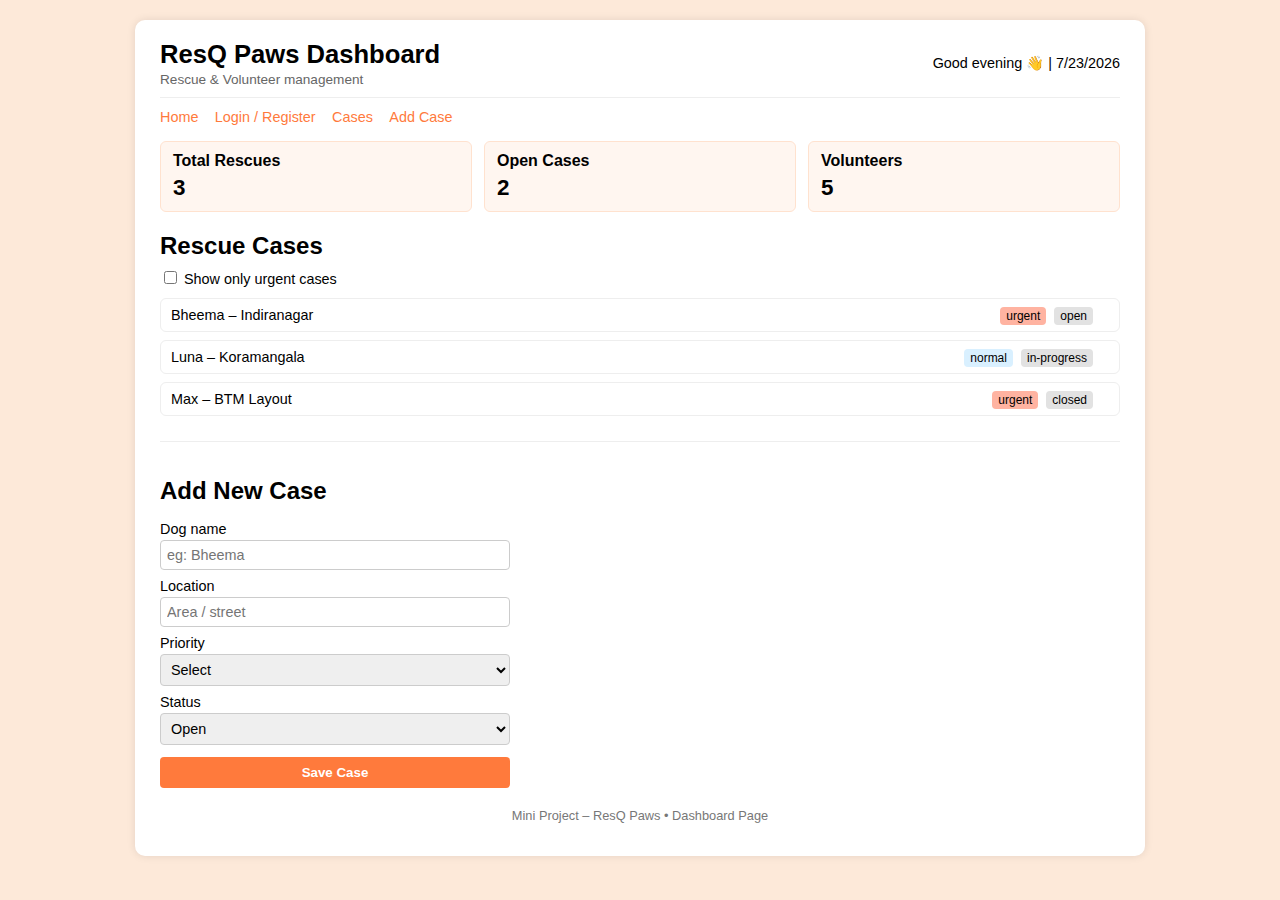
<file: dashboard.html>
<!DOCTYPE html>
<html lang="en">
<head>
    <meta charset="UTF-8">
    <title>ResQ Paws – Dashboard</title>
    <link rel="stylesheet" href="dashboard.css">
</head>
<body>

<div class="page">

    <header class="topbar">
        <div>
            <h1>ResQ Paws Dashboard</h1>
            <p class="small-text">Rescue & Volunteer management</p>
        </div>
        <div id="greeting" class="greeting">
            <!-- Filled by JavaScript -->
        </div>
    </header>

    <nav class="nav">
        <a href="../index.html">Home</a>
        <a href="../login/login.html">Login / Register</a>
        <a href="#cases">Cases</a>
        <a href="#add-case">Add Case</a>
    </nav>

    <main class="main">

        <!-- Simple stats cards -->
        <section class="stats">
            <div class="card">
                <h3>Total Rescues</h3>
                <p id="totalRescues">0</p>
            </div>
            <div class="card">
                <h3>Open Cases</h3>
                <p id="openCases">0</p>
            </div>
            <div class="card">
                <h3>Volunteers</h3>
                <p id="volunteers">5</p>
            </div>
        </section>

        <!-- List of cases -->
        <section id="cases" class="cases-section">
            <h2>Rescue Cases</h2>

            <label class="filter">
                <input type="checkbox" id="urgentFilter">
                Show only urgent cases
            </label>

            <ul id="caseList" class="case-list">
                <!-- Filled by JavaScript -->
            </ul>
        </section>

        <!-- Add new case -->
        <section id="add-case" class="add-section">
            <h2>Add New Case</h2>

            <form id="caseForm">
                <label>Dog name</label>
                <input type="text" id="dogName" placeholder="eg: Bheema" required>

                <label>Location</label>
                <input type="text" id="location" placeholder="Area / street" required>

                <label>Priority</label>
                <select id="priority" required>
                    <option value="">Select</option>
                    <option value="urgent">Urgent</option>
                    <option value="normal">Normal</option>
                </select>

                <label>Status</label>
                <select id="status" required>
                    <option value="open">Open</option>
                    <option value="in-progress">In progress</option>
                    <option value="closed">Closed</option>
                </select>

                <button type="submit">Save Case</button>
            </form>

            <p id="formMessage" class="form-message"></p>
        </section>

    </main>

    <footer class="footer">
        <p>Mini Project – ResQ Paws • Dashboard Page</p>
    </footer>

</div>

<script src="dashboard.js"></script>
</body>
</html>
</file>
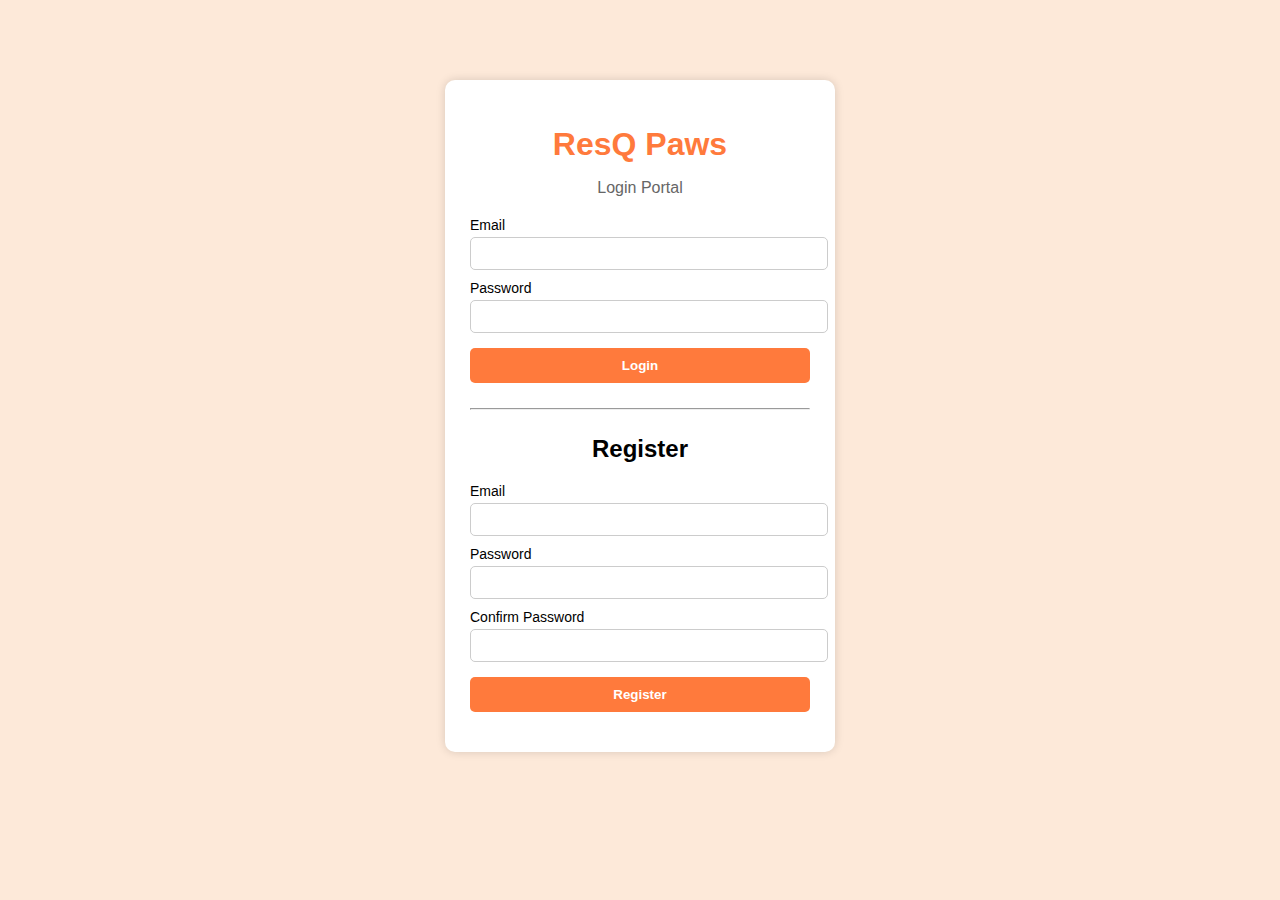
<file: login.html>
<!DOCTYPE html>
<html lang="en">
<head>
    <meta charset="UTF-8">
    <title>ResQ Paws | Login</title>
    <link rel="stylesheet" href="login.css">
</head>
<body>

<div class="container">
    <h1>ResQ Paws</h1>
    <p class="subtitle">Login Portal</p>

    <form id="loginForm">
        <label>Email</label>
        <input type="email" id="loginEmail" required>

        <label>Password</label>
        <input type="password" id="loginPassword" required>

        <button type="submit">Login</button>
    </form>

    <hr>

    <h2>Register</h2>

    <form id="registerForm">
        <label>Email</label>
        <input type="email" id="regEmail" required>

        <label>Password</label>
        <input type="password" id="regPass" required>

        <label>Confirm Password</label>
        <input type="password" id="regConfirm" required>

        <button type="submit">Register</button>
    </form>

    <p id="message"></p>
</div>

<script src="scr
</file>
<file: dashboard.css>
body {
    margin: 0;
    font-family: Arial, sans-serif;
    background-color: #fde9d9;
}

/* main white card */
.page {
    max-width: 960px;
    margin: 20px auto;
    background-color: #ffffff;
    padding: 20px 25px;
    border-radius: 10px;
    box-shadow: 0 0 8px rgba(0,0,0,0.1);
}

/* header */
.topbar {
    display: flex;
    justify-content: space-between;
    align-items: center;
    border-bottom: 1px solid #eee;
    padding-bottom: 10px;
}

.topbar h1 {
    margin: 0;
    font-size: 1.6rem;
}

.small-text {
    margin: 3px 0 0;
    font-size: 0.85rem;
    color: #666;
}

.greeting {
    text-align: right;
    font-size: 0.9rem;
}

/* nav */
.nav {
    margin-top: 10px;
    margin-bottom: 15px;
}

.nav a {
    margin-right: 12px;
    text-decoration: none;
    color: #ff7a3c;
    font-size: 0.9rem;
}

.nav a:hover {
    text-decoration: underline;
}

/* stats cards */
.stats {
    display: flex;
    gap: 12px;
    margin-bottom: 20px;
    flex-wrap: wrap;
}

.card {
    flex: 1;
    min-width: 150px;
    background-color: #fff6f0;
    border-radius: 6px;
    padding: 10px 12px;
    border: 1px solid #ffe2cf;
}

.card h3 {
    margin: 0 0 5px;
    font-size: 1rem;
}

.card p {
    margin: 0;
    font-size: 1.4rem;
    font-weight: bold;
}

/* cases list */
.cases-section {
    margin-bottom: 25px;
}

.cases-section h2,
.add-section h2 {
    margin-bottom: 8px;
}

.filter {
    font-size: 0.9rem;
}

.case-list {
    list-style: none;
    padding-left: 0;
    margin-top: 10px;
}

.case-item {
    padding: 8px 10px;
    border: 1px solid #eee;
    border-radius: 6px;
    margin-bottom: 8px;
    display: flex;
    justify-content: space-between;
    font-size: 0.9rem;
}

.case-item span {
    margin-right: 8px;
}

.tag {
    padding: 2px 6px;
    border-radius: 4px;
    font-size: 0.75rem;
}

.tag-urgent {
    background-color: #ffb3a1;
}

.tag-normal {
    background-color: #d9f0ff;
}

.tag-status {
    background-color: #e2e2e2;
}

/* add new case form */
.add-section {
    border-top: 1px solid #eee;
    padding-top: 15px;
}

#caseForm {
    max-width: 350px;
    display: flex;
    flex-direction: column;
}

#caseForm label {
    margin-top: 8px;
    font-size: 0.9rem;
}

#caseForm input,
#caseForm select {
    padding: 6px;
    border-radius: 4px;
    border: 1px solid #ccc;
    margin-top: 3px;
    font-size: 0.9rem;
}

#caseForm button {
    margin-top: 12px;
    padding: 8px;
    border: none;
    background-color: #ff7a3c;
    color: white;
    border-radius: 4px;
    cursor: pointer;
    font-weight: bold;
}

#caseForm button:hover {
    opacity: 0.9;
}

.form-message {
    margin-top: 8px;
    font-size: 0.85rem;
}

/* footer */
.footer {
    margin-top: 20px;
    text-align: center;
    font-size: 0.8rem;
    color: #777;
}

/* simple responsive */
@media (max-width: 600px) {
    .topbar {
        flex-direction: column;
        align-items: flex-start;
        gap: 6px;
    }
}
</file>
<file: login.css>
body {
    margin: 0;
    font-family: Arial, sans-serif;
    background-color: #fde9d9;
}

.container {
    width: 340px;
    margin: 80px auto;
    background: white;
    padding: 25px;
    border-radius: 10px;
    box-shadow: 0 0 10px rgba(0,0,0,0.15);
}

h1 {
    text-align: center;
    margin-bottom: 5px;
    color: #ff7a3c;
}

.subtitle {
    text-align: center;
    margin-bottom: 20px;
    color: #666;
}

h2 {
    text-align: center;
    margin-top: 20px;
}

label {
    display: block;
    margin-top: 10px;
    font-size: 14px;
}

input {
    width: 100%;
    padding: 8px;
    margin-top: 4px;
    border-radius: 5px;
    border: 1px solid #ccc;
}

button {
    width: 100%;
    padding: 10px;
    margin-top: 15px;
    background-color: #ff7a3c;
    border: none;
    color: white;
    font-weight: bold;
    border-radius: 5px;
    cursor: pointer;
}

button:hover {
    background-color: #e86a2f;
}

hr {
    margin: 25px 0;
}

#message {
    margin-top: 15px;
    text-align: center;
    font-size: 14px;
}
</file>
